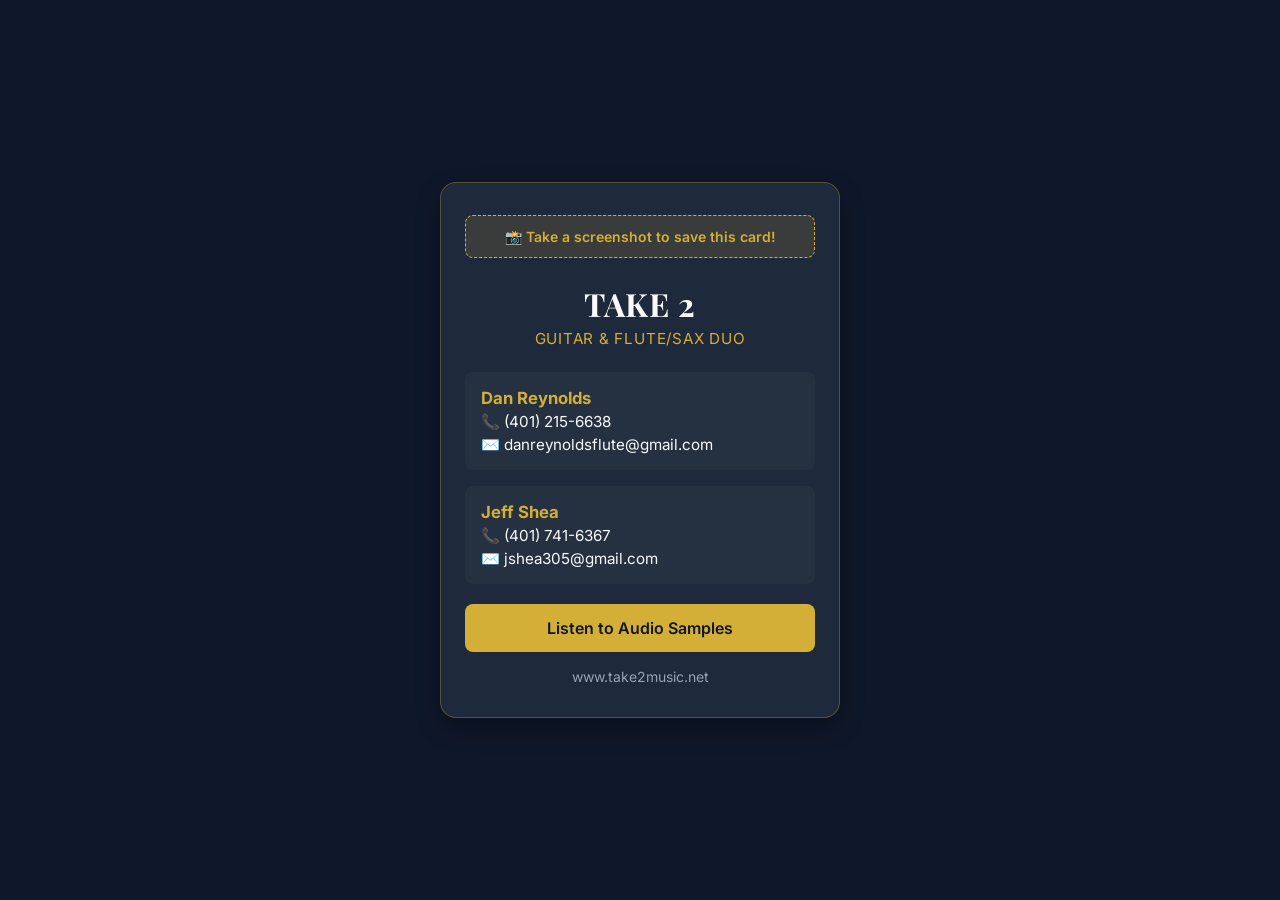
<file: card.html>
<!DOCTYPE html>
<html lang="en">
<head>
    <meta charset="UTF-8">
    <meta name="viewport" content="width=device-width, initial-scale=1.0">
    <title>Take 2 Duo - Digital Contact Card</title>
    <link href="https://fonts.googleapis.com/css2?family=Playfair+Display:wght@600&family=Inter:wght@400;600&display=swap" rel="stylesheet">
    <style>
        :root {
            --bg-color: #0f172a;
            --card-bg: #1e293b;
            --accent-gold: #d4af37;
            --text-light: #f8fafc;
            --text-muted: #94a3b8;
        }

        * { margin: 0; padding: 0; box-sizing: border-box; }
        body {
            font-family: 'Inter', sans-serif;
            background-color: var(--bg-color);
            color: var(--text-light);
            display: flex;
            justify-content: center;
            align-items: center;
            min-height: 100vh;
            padding: 1.5rem;
        }

        .digital-card {
            background-color: var(--card-bg);
            border: 1px solid rgba(212, 175, 55, 0.3);
            border-radius: 16px;
            padding: 2rem 1.5rem;
            max-width: 400px;
            width: 100%;
            text-align: center;
            box-shadow: 0 10px 25px rgba(0,0,0,0.3);
        }

        .screenshot-banner {
            background-color: rgba(212, 175, 55, 0.15);
            border: 1px dashed var(--accent-gold);
            color: var(--accent-gold);
            padding: 0.75rem;
            border-radius: 8px;
            font-size: 0.875rem;
            font-weight: 600;
            margin-bottom: 1.5rem;
            display: flex;
            align-items: center;
            justify-content: center;
            gap: 0.5rem;
        }

        h1 {
            font-family: 'Playfair Display', serif;
            font-size: 2rem;
            letter-spacing: 1px;
            margin-bottom: 0.25rem;
        }

        .subtitle {
            color: var(--accent-gold);
            font-size: 0.95rem;
            text-transform: uppercase;
            letter-spacing: 0.05em;
            margin-bottom: 1.5rem;
        }

        .contact-block {
            background-color: rgba(255, 255, 255, 0.03);
            border-radius: 8px;
            padding: 1rem;
            margin-bottom: 1rem;
            text-align: left;
        }

        .contact-block strong {
            display: block;
            color: var(--accent-gold);
            font-size: 1.05rem;
            margin-bottom: 0.25rem;
        }

        .contact-block a {
            color: var(--text-light);
            text-decoration: none;
            display: block;
            font-size: 0.95rem;
            margin-top: 0.25rem;
        }

        .action-btn {
            display: block;
            width: 100%;
            background-color: var(--accent-gold);
            color: #0f172a;
            font-weight: 600;
            padding: 0.85rem;
            border-radius: 8px;
            text-decoration: none;
            margin-top: 1.25rem;
            transition: opacity 0.2s;
        }

        .website-link {
            display: block;
            margin-top: 1rem;
            color: var(--text-muted);
            text-decoration: none;
            font-size: 0.875rem;
        }
    </style>
</head>
<body>

    <div class="digital-card">
        <!-- Screenshot Prompt -->
        <div class="screenshot-banner">
            <span>📸 Take a screenshot to save this card!</span>
        </div>

        <h1>TAKE 2</h1>
        <p class="subtitle">Guitar & Flute/Sax Duo</p>

        <!-- Dan Reynolds -->
        <div class="contact-block">
            <strong>Dan Reynolds</strong>
            <a href="tel:4012156638">📞 (401) 215-6638</a>
            <a href="mailto:danreynoldsflute@gmail.com">✉️ danreynoldsflute@gmail.com</a>
        </div>

        <!-- Jeff Shea -->
        <div class="contact-block">
            <strong>Jeff Shea</strong>
            <a href="tel:4017416367">📞 (401) 741-6367</a>
            <a href="mailto:jshea305@gmail.com">✉️ jshea305@gmail.com</a>
        </div>

        <!-- Direct Actions -->
        <a href="samples.html" class="action-btn">Listen to Audio Samples</a>
        <a href="https://take2music.net" class="website-link">www.take2music.net</a>
    </div>

</body>
</html>
</file>
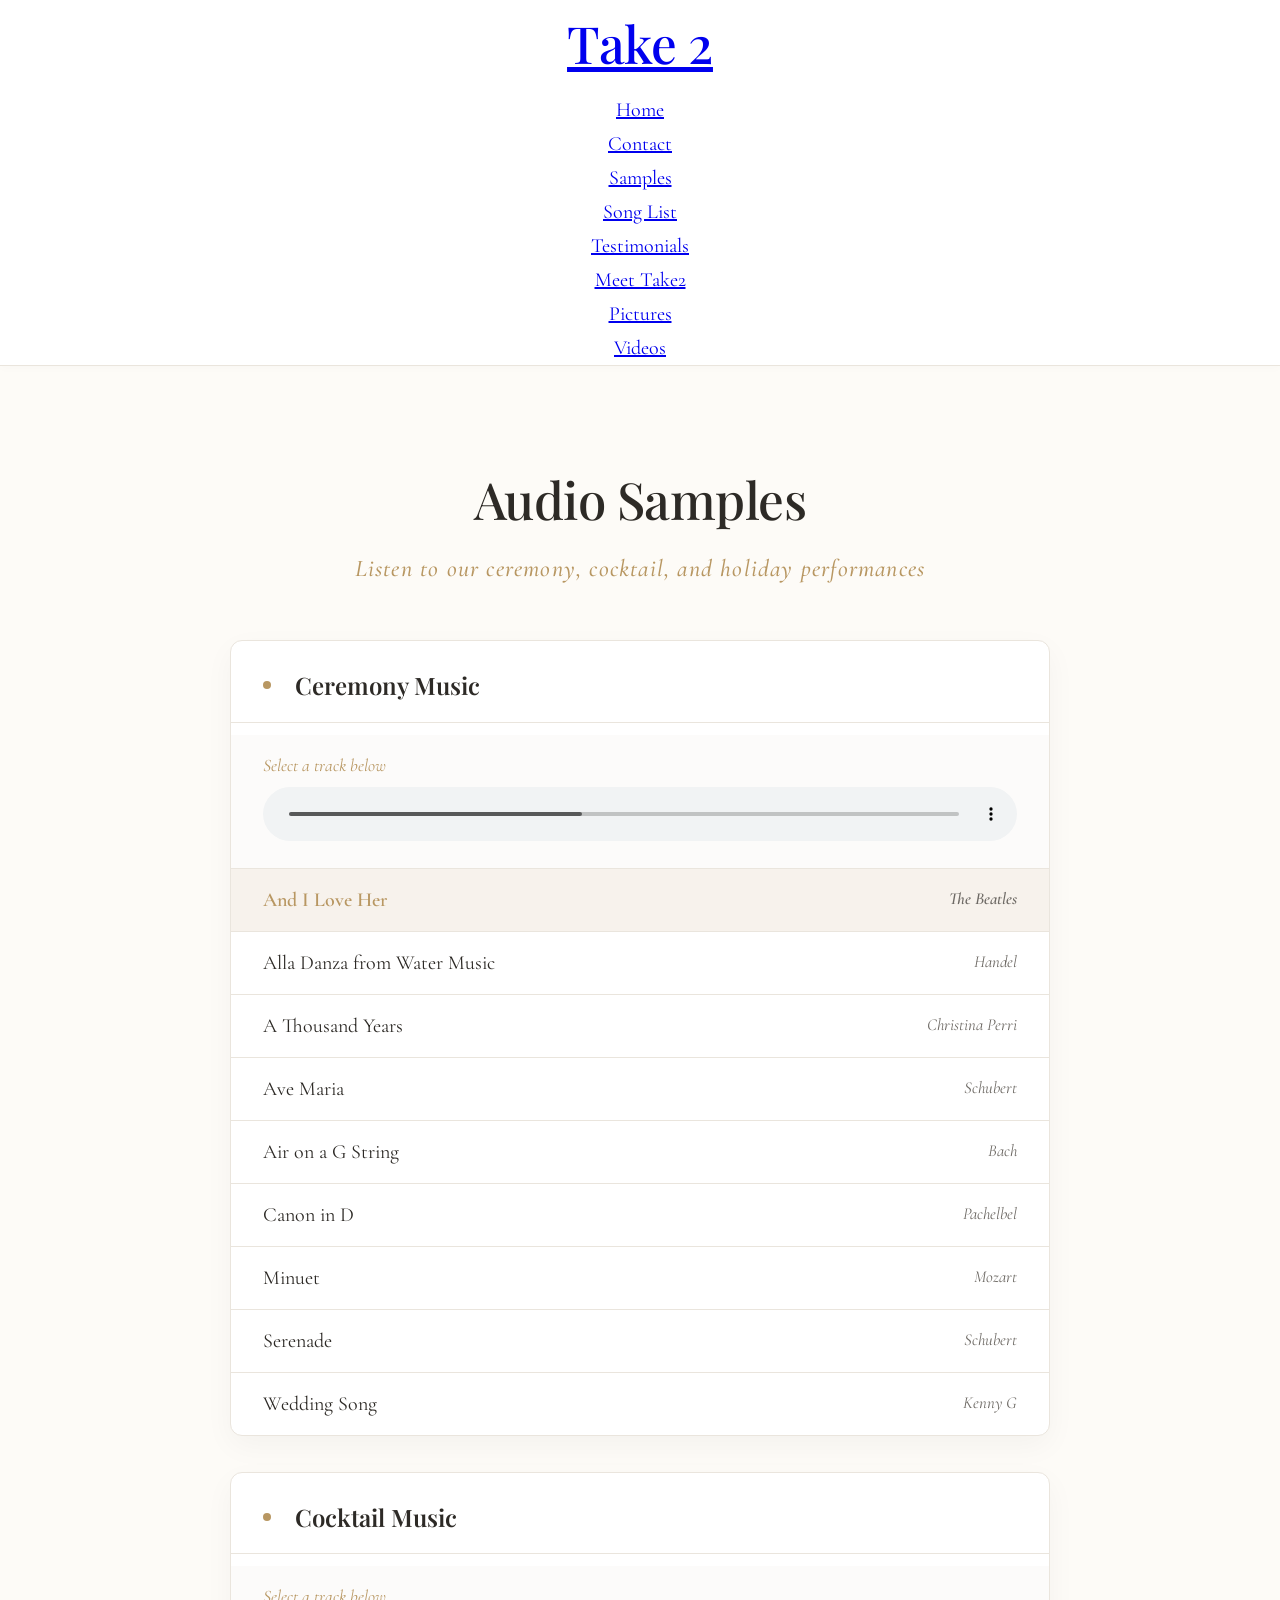
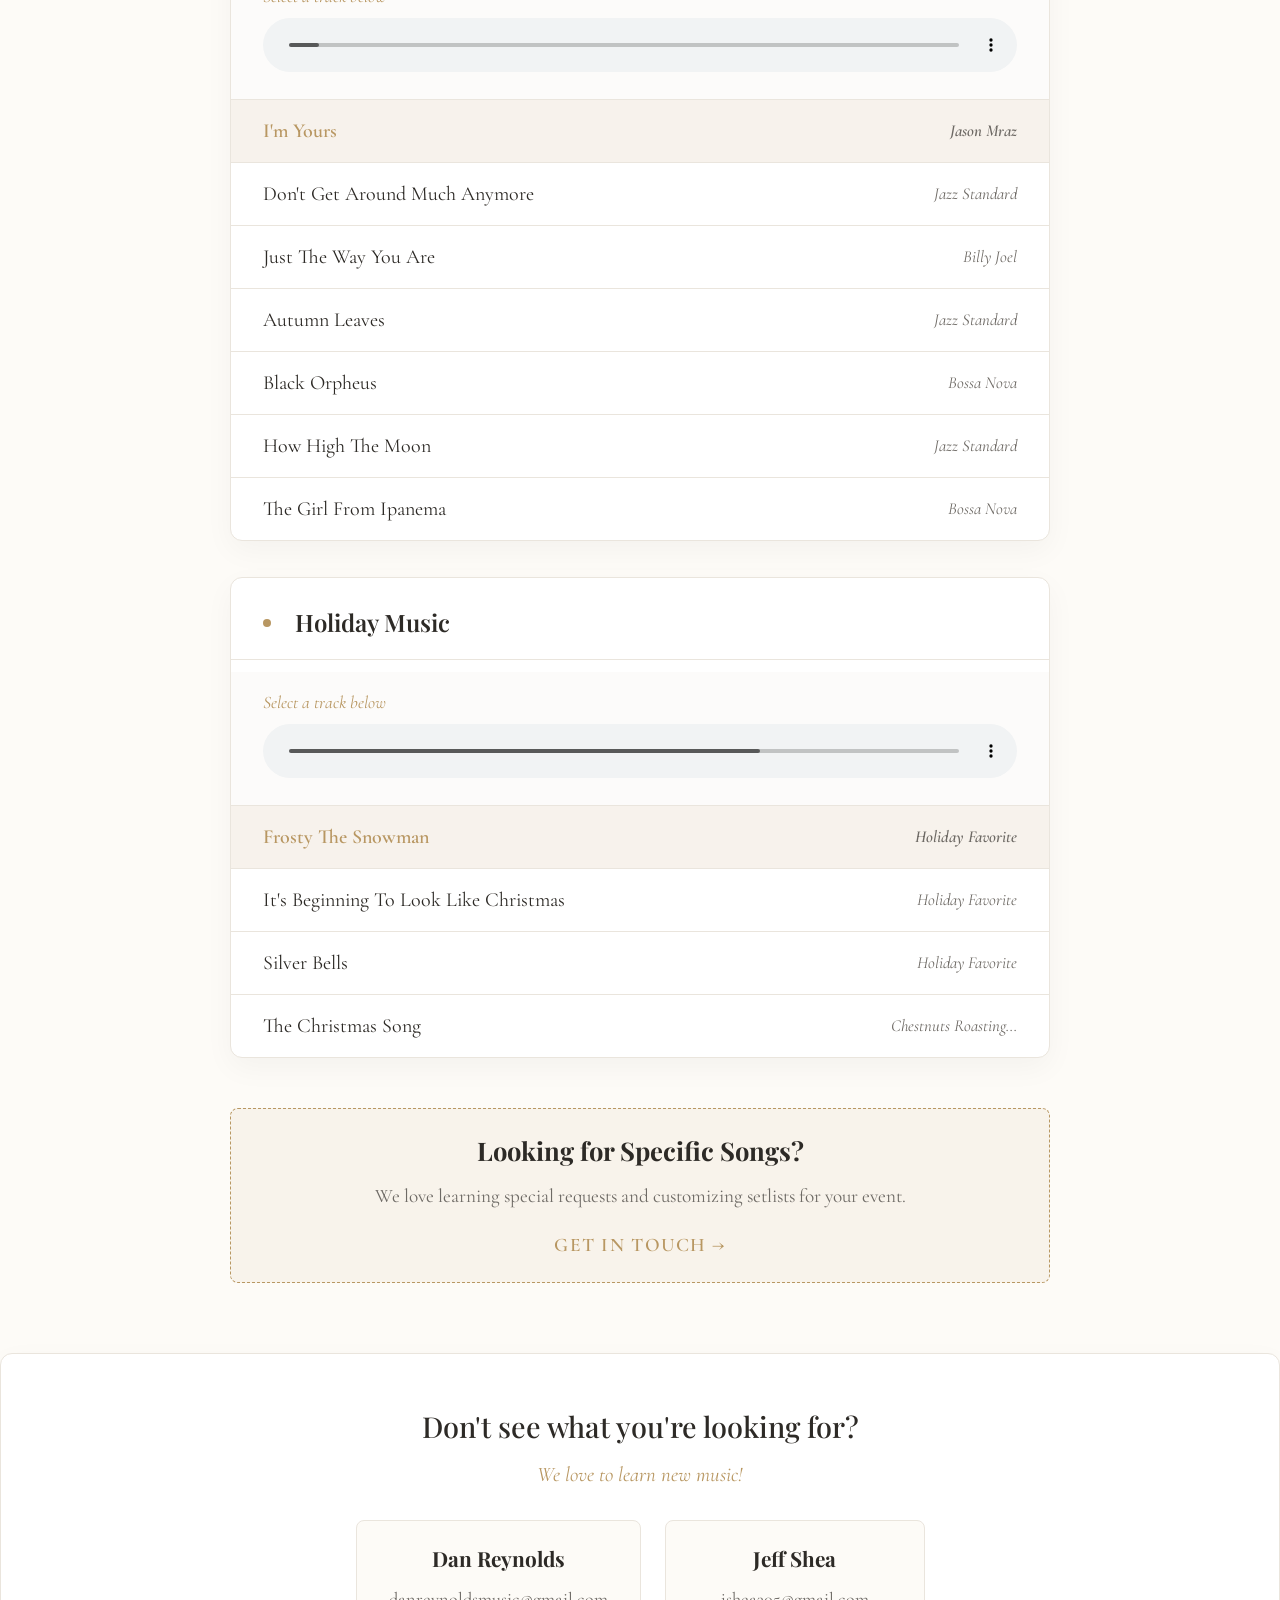
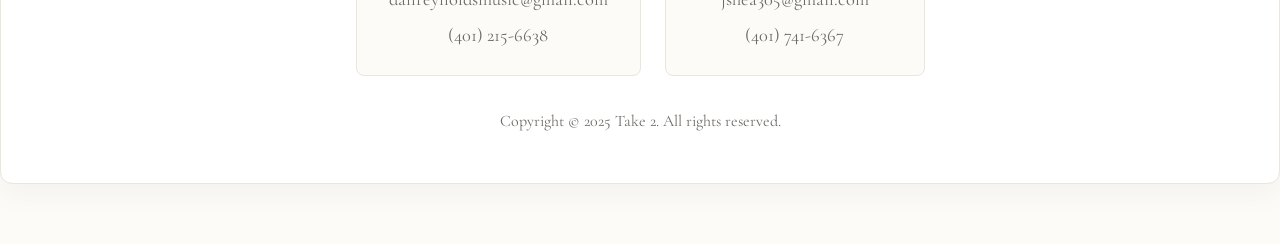
<file: Samples.html>
<!DOCTYPE html>
<html lang="en">
<head>
  <meta charset="UTF-8">
  <meta name="viewport" content="width=device-width, initial-scale=1.0">
  <title>Audio Samples - Take 2</title>

  <!-- Google Fonts -->
  <link rel="preconnect" href="https://fonts.googleapis.com">
  <link rel="preconnect" href="https://fonts.gstatic.com" crossorigin>
  <link href="https://fonts.googleapis.com/css2?family=Cormorant+Garamond:ital,wght@0,400;0,600;1,400;1,600&family=Playfair+Display:ital,wght@0,500;0,600;1,400&display=swap" rel="stylesheet">

  <!-- Font Awesome -->
  <link rel="stylesheet" href="https://cdnjs.cloudflare.com/ajax/libs/font-awesome/6.0.0/css/all.min.css">

  <!-- Stylesheet -->
  <link rel="stylesheet" href="css/style.css">
</head>
<body>

  <!-- Site Header -->
  <header class="site-header">
    <div class="header-container">
      <div class="site-logo">
        <h1><a href="index.html">Take 2</a></h1>
      </div>

      <button class="mobile-menu-toggle" aria-label="Toggle navigation menu">
        <i class="fas fa-bars"></i>
      </button>

      <nav class="main-nav">
        <ul>
          <li><a href="index.html">Home</a></li>
          <li><a href="contact.html">Contact</a></li>
          <li><a href="samples.html" class="active">Samples</a></li>
          <li><a href="song-list.html">Song List</a></li>
          <li><a href="testimonials.html">Testimonials</a></li>
          <li><a href="meet-take2.html">Meet Take2</a></li>
          <li><a href="pictures.html">Pictures</a></li>
          <li><a href="videos.html">Videos</a></li>
        </ul>
      </nav>
    </div>
  </header>

  <!-- Main Content -->
  <main>
    <div class="container">
      
      <header>
        <h1>Audio Samples</h1>
        <h2>Listen to our ceremony, cocktail, and holiday performances</h2>
      </header>

      <section class="samples-section">

        <!-- Ceremony Music -->
        <div class="ensemble-card playlist-card">
          <h3 class="playlist-header">Ceremony Music</h3>
          
          <div class="sticky-player">
            <span class="now-playing-label">Select a track below</span>
            <audio id="player-ceremony" controls style="width: 100%;">
              <source src="media/and_i_love_her-the_beatles.mp3" type="audio/mpeg">
            </audio>
          </div>

          <ul class="tracklist" data-player="player-ceremony">
            <li class="track-item active" data-src="media/and_i_love_her-the_beatles.mp3">
              <span class="track-title">And I Love Her</span>
              <span class="track-artist">The Beatles</span>
            </li>
            <li class="track-item" data-src="media/alla_danza_from_water_music-handel.mp3">
              <span class="track-title">Alla Danza from Water Music</span>
              <span class="track-artist">Handel</span>
            </li>
            <li class="track-item" data-src="media/a_thousand_years-christina_perry.mp3">
              <span class="track-title">A Thousand Years</span>
              <span class="track-artist">Christina Perri</span>
            </li>
            <li class="track-item" data-src="media/ave_maria-schubert.mp3">
              <span class="track-title">Ave Maria</span>
              <span class="track-artist">Schubert</span>
            </li>
            <li class="track-item" data-src="media/air_on_a_g_string_bach.mp3">
              <span class="track-title">Air on a G String</span>
              <span class="track-artist">Bach</span>
            </li>
            <li class="track-item" data-src="media/canon_in_d_pachelbel.mp3">
              <span class="track-title">Canon in D</span>
              <span class="track-artist">Pachelbel</span>
            </li>
            <li class="track-item" data-src="media/minuet-mozart.mp3">
              <span class="track-title">Minuet</span>
              <span class="track-artist">Mozart</span>
            </li>
            <li class="track-item" data-src="media/serenade-schubert.mp3">
              <span class="track-title">Serenade</span>
              <span class="track-artist">Schubert</span>
            </li>
            <li class="track-item" data-src="media/wedding_song-kenny_g.mp3">
              <span class="track-title">Wedding Song</span>
              <span class="track-artist">Kenny G</span>
            </li>
          </ul>
        </div>

        <!-- Cocktail Music -->
        <div class="ensemble-card playlist-card">
          <h3 class="playlist-header">Cocktail Music</h3>
          
          <div class="sticky-player">
            <span class="now-playing-label">Select a track below</span>
            <audio id="player-cocktail" controls style="width: 100%;">
              <source src="media/im_yours-jason_mraz.mp3" type="audio/mpeg">
            </audio>
          </div>

          <ul class="tracklist" data-player="player-cocktail">
            <li class="track-item active" data-src="media/im_yours-jason_mraz.mp3">
              <span class="track-title">I'm Yours</span>
              <span class="track-artist">Jason Mraz</span>
            </li>
            <li class="track-item" data-src="media/dont_get_around_much_anymore.mp3">
              <span class="track-title">Don't Get Around Much Anymore</span>
              <span class="track-artist">Jazz Standard</span>
            </li>
            <li class="track-item" data-src="media/just_the_way_you_are.mp3">
              <span class="track-title">Just The Way You Are</span>
              <span class="track-artist">Billy Joel</span>
            </li>
            <li class="track-item" data-src="media/autumn_leaves.mp3">
              <span class="track-title">Autumn Leaves</span>
              <span class="track-artist">Jazz Standard</span>
            </li>
            <li class="track-item" data-src="media/black_orpheus.mp3">
              <span class="track-title">Black Orpheus</span>
              <span class="track-artist">Bossa Nova</span>
            </li>
            <li class="track-item" data-src="media/how_high_the_moon.mp3">
              <span class="track-title">How High The Moon</span>
              <span class="track-artist">Jazz Standard</span>
            </li>
            <li class="track-item" data-src="media/the_girl_from_ipanema.mp3">
              <span class="track-title">The Girl From Ipanema</span>
              <span class="track-artist">Bossa Nova</span>
            </li>
          </ul>
        </div>

        <!-- Holiday Music -->
        <div class="ensemble-card playlist-card">
          <h3 class="playlist-header">Holiday Music</h3>
          
          <div class="sticky-player">
            <span class="now-playing-label">Select a track below</span>
            <audio id="player-holiday" controls style="width: 100%;">
              <source src="media/frosty_the_snowman.mp3" type="audio/mpeg">
            </audio>
          </div>

          <ul class="tracklist" data-player="player-holiday">
            <li class="track-item active" data-src="media/frosty_the_snowman.mp3">
              <span class="track-title">Frosty The Snowman</span>
              <span class="track-artist">Holiday Favorite</span>
            </li>
            <li class="track-item" data-src="media/its_beginning_to_look_like_christmas.mp3">
              <span class="track-title">It's Beginning To Look Like Christmas</span>
              <span class="track-artist">Holiday Favorite</span>
            </li>
            <li class="track-item" data-src="media/silver_bells.mp3">
              <span class="track-title">Silver Bells</span>
              <span class="track-artist">Holiday Favorite</span>
            </li>
            <li class="track-item" data-src="media/the_christmas_song__chestnuts_roasting_on_an_open_fire_.mp3">
              <span class="track-title">The Christmas Song</span>
              <span class="track-artist">Chestnuts Roasting...</span>
            </li>
          </ul>
        </div>

        <!-- Call to Action -->
        <div class="service-area" style="text-align: center; margin-top: 50px;">
          <h3 style="font-family: 'Playfair Display', serif; font-size: 1.6rem; color: var(--text-main); margin-bottom: 8px;">Looking for Specific Songs?</h3>
          <p style="color: var(--text-muted); font-size: 1.2rem; margin-bottom: 16px;">We love learning special requests and customizing setlists for your event.</p>
          <a href="contact.html" style="color: var(--accent-gold); text-decoration: none; font-weight: 600; text-transform: uppercase; letter-spacing: 0.08em;">Get in Touch &rarr;</a>
        </div>

      </section>
    </div>
  </main>

  <!-- Global Footer -->
  <footer class="site-footer">
    <div class="footer-container">
      <h2>Don't see what you're looking for?</h2>
      <p class="footer-tagline">We love to learn new music!</p>

      <div class="contact-card-container">
        <div class="contact-card">
          <strong>Dan Reynolds</strong>
          <p><a href="mailto:danreynoldsmusic@gmail.com">danreynoldsmusic@gmail.com</a></p>
          <p><a href="tel:4012156638">(401) 215-6638</a></p>
        </div>

        <div class="contact-card">
          <strong>Jeff Shea</strong>
          <p><a href="mailto:jshea305@gmail.com">jshea305@gmail.com</a></p>
          <p><a href="tel:4017416367">(401) 741-6367</a></p>
        </div>
      </div>

      <p class="copyright">Copyright &copy; 2025 Take 2. All rights reserved.</p>
    </div>
  </footer>

  <!-- Mobile Menu Script -->
  <script>
    const menuToggle = document.querySelector('.mobile-menu-toggle');
    const mainNav = document.querySelector('.main-nav');

    if (menuToggle) {
      menuToggle.addEventListener('click', () => {
        mainNav.classList.toggle('active');
        const icon = menuToggle.querySelector('i');
        if (icon) {
          icon.classList.toggle('fa-bars');
          icon.classList.toggle('fa-times');
        }
      });
    }
  </script>

  <!-- Player Script -->
  <script>
    document.querySelectorAll('.tracklist').forEach(list => {
      const playerID = list.getAttribute('data-player');
      const player = document.getElementById(playerID);
      const label = list.previousElementSibling.querySelector('.now-playing-label');

      list.querySelectorAll('.track-item').forEach(track => {
        track.addEventListener('click', () => {
          list.querySelectorAll('.track-item').forEach(t => t.classList.remove('active'));
          track.classList.add('active');

          const src = track.getAttribute('data-src');
          const songName = track.querySelector('.track-title').textContent.trim();
          
          player.src = src;
          label.textContent = "Now Playing: " + songName;
          player.play();
        });
      });
    });
  </script>

</body>
</html>
</file>
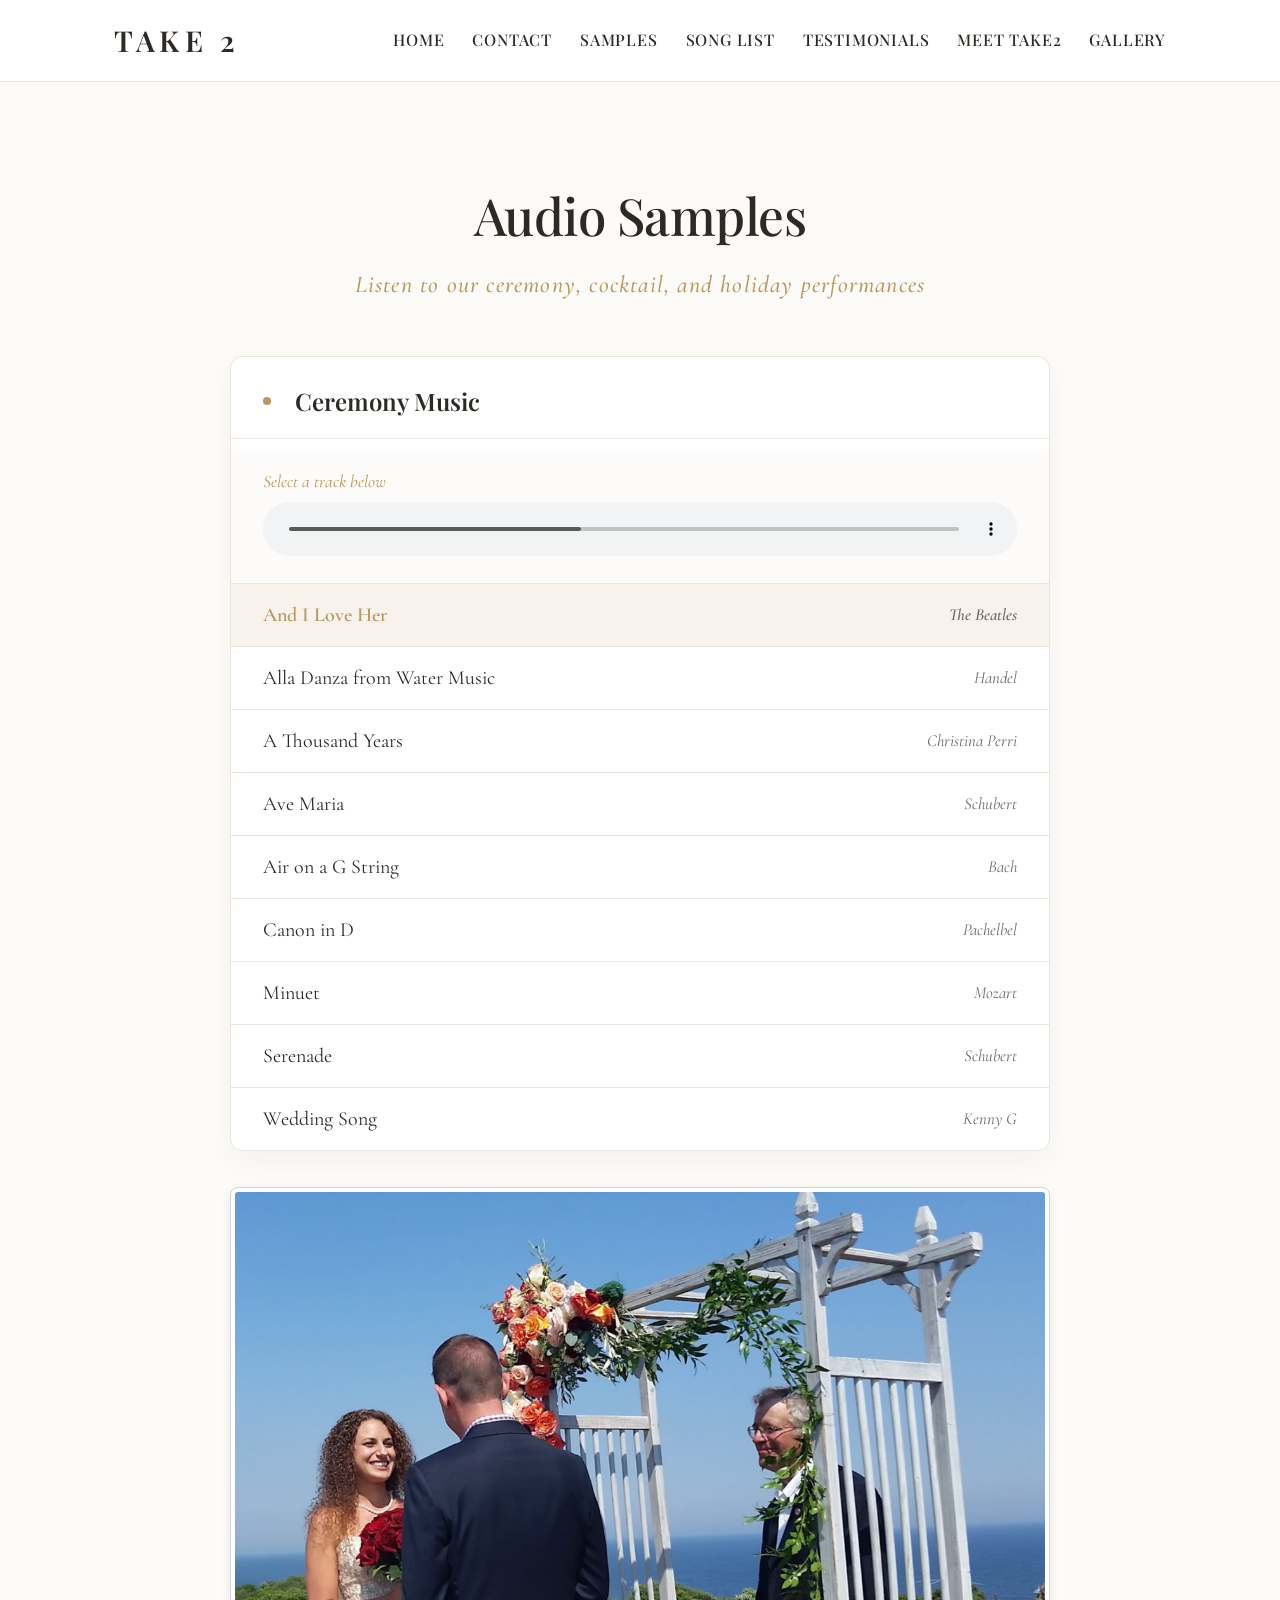
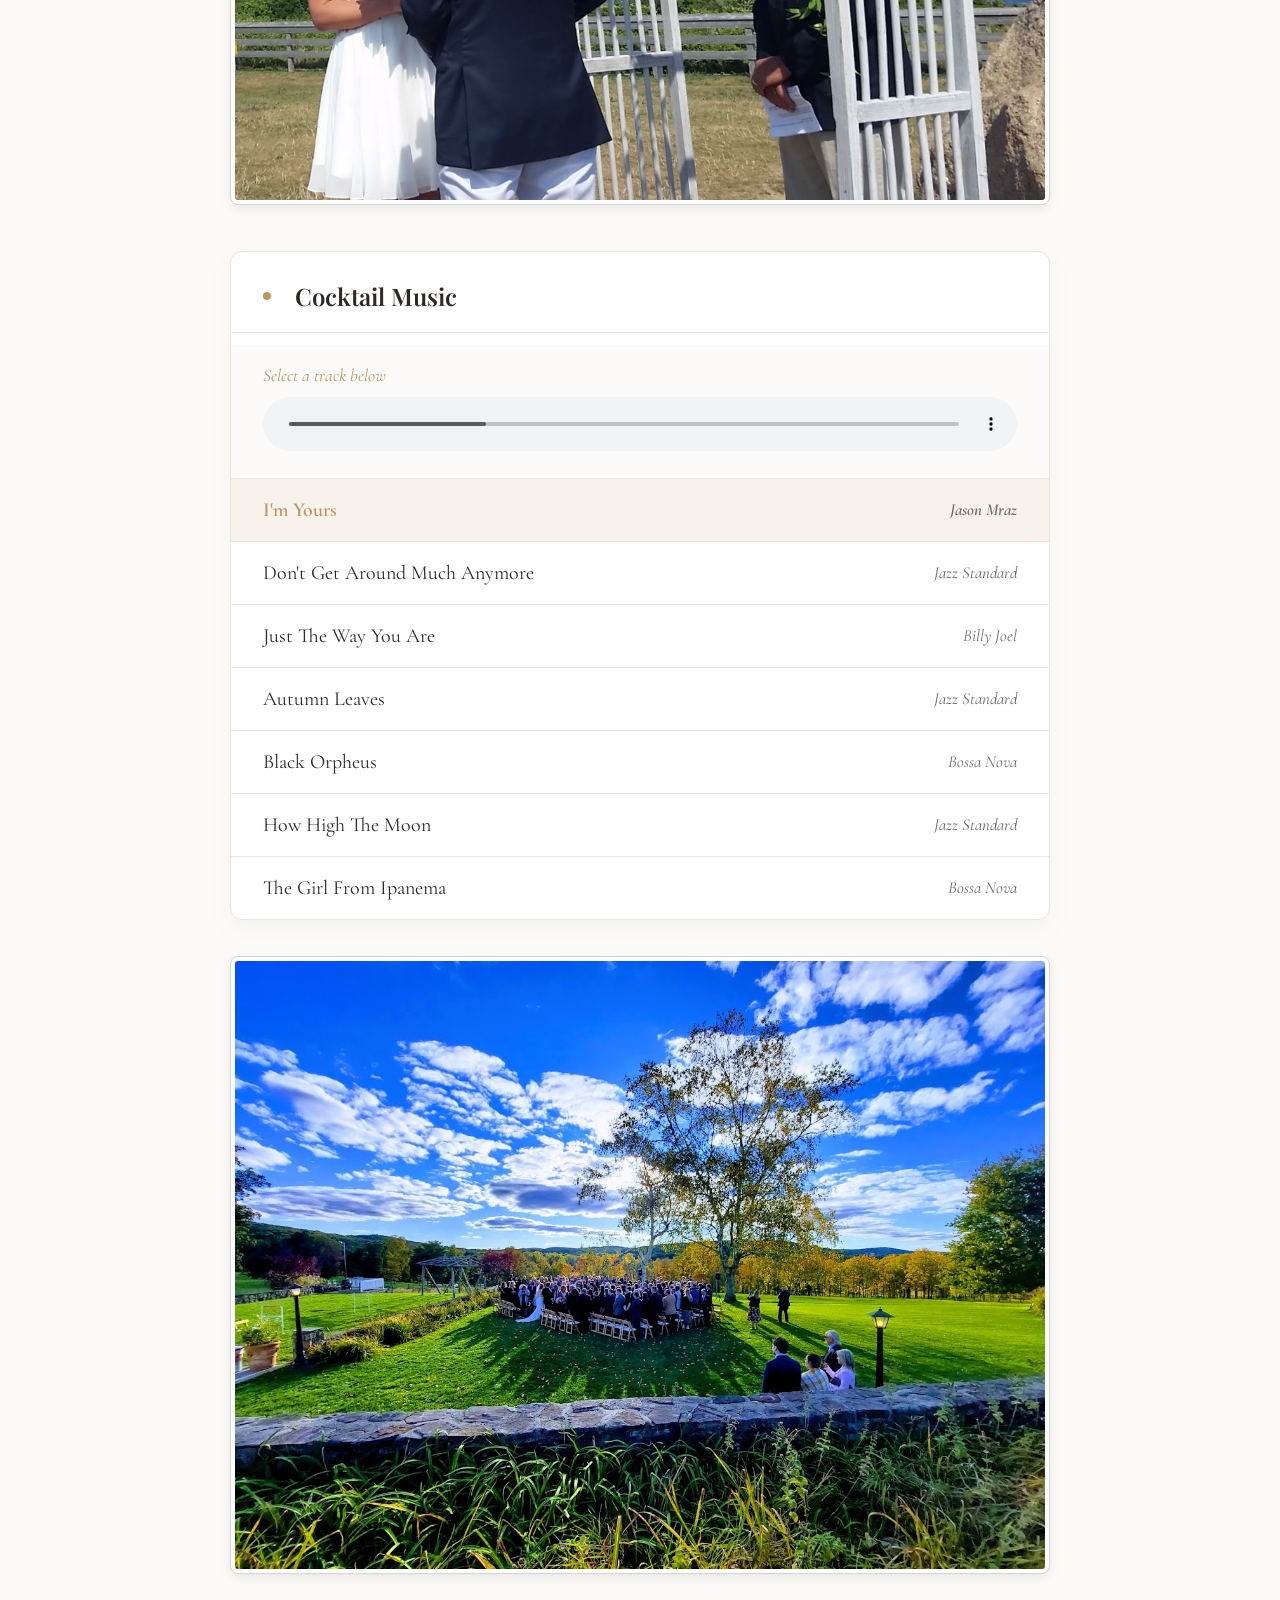
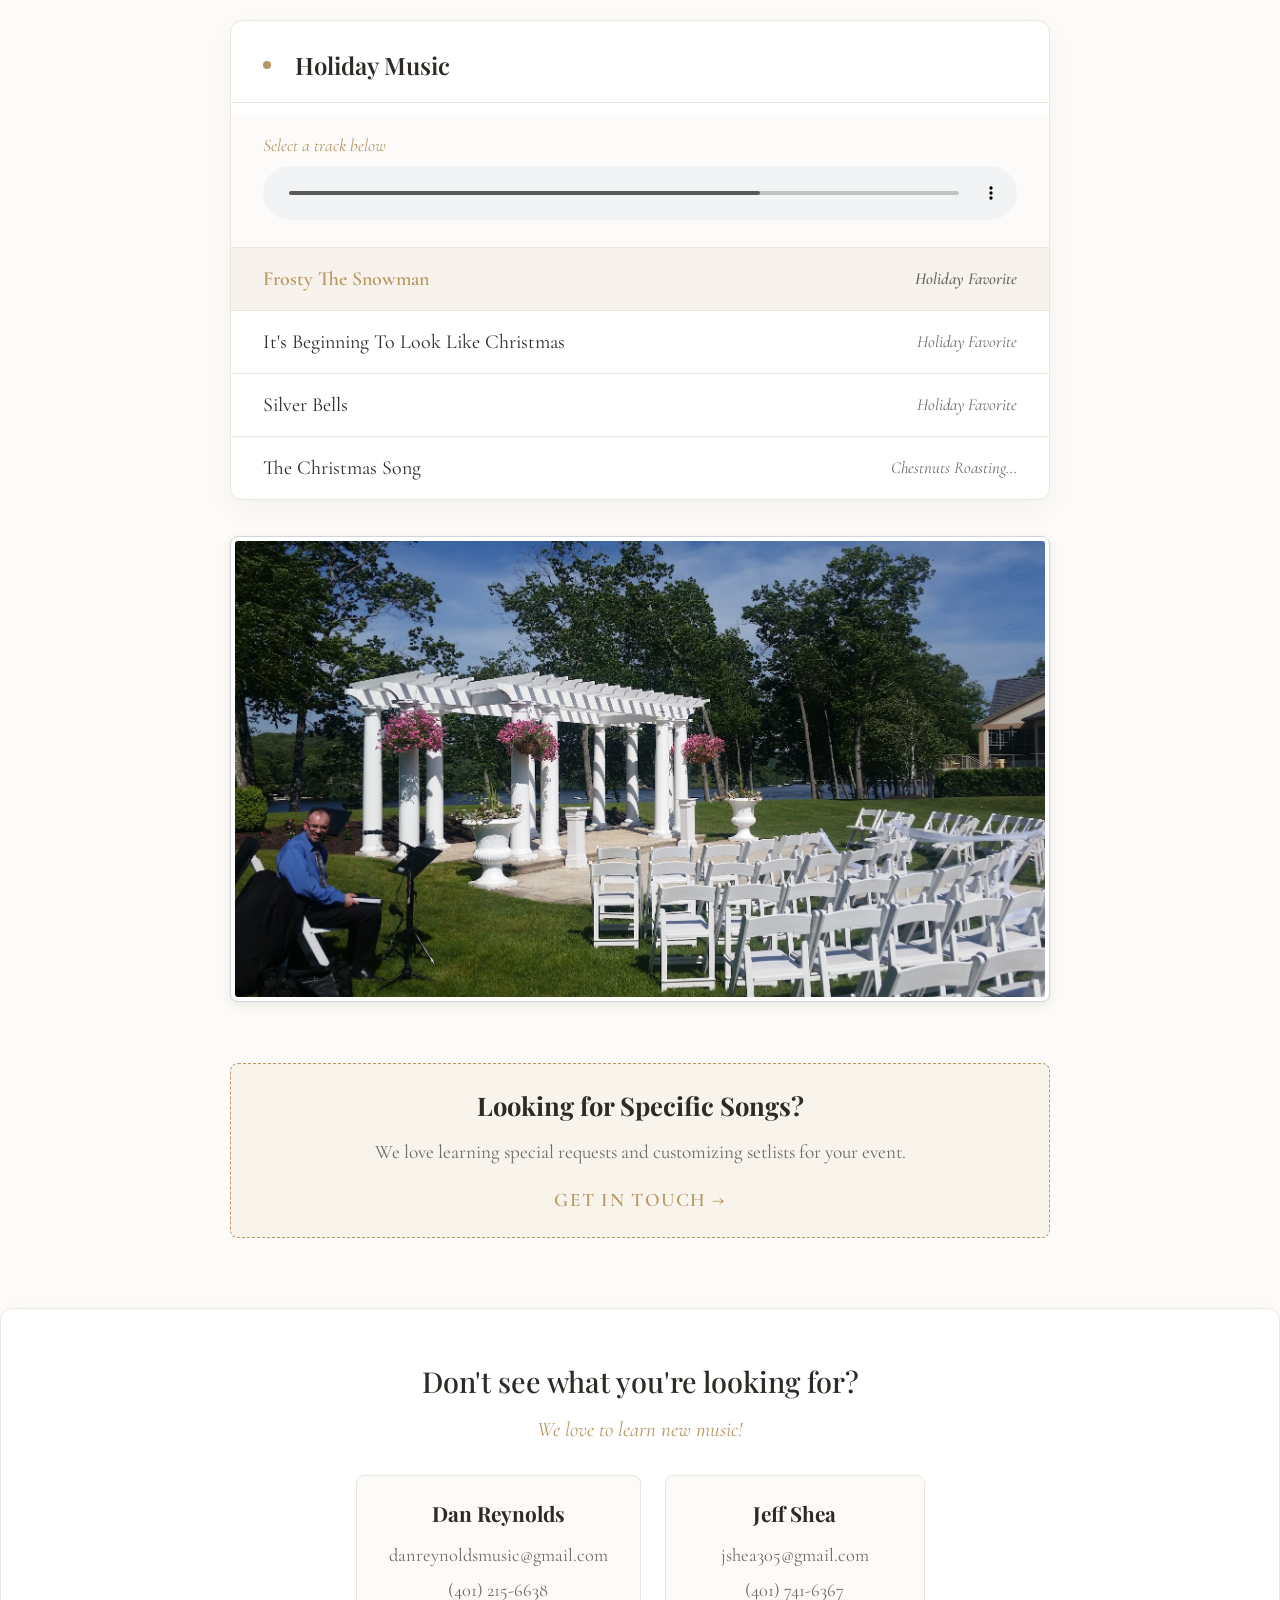
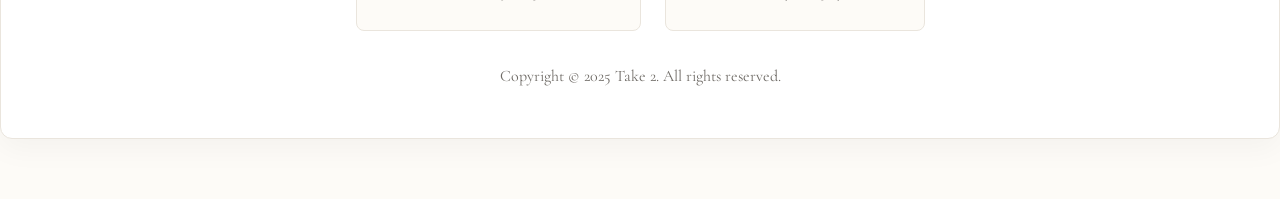
<file: samples.html>
<!DOCTYPE html>
<html lang="en">
<head>
  <meta charset="UTF-8">
  <meta name="viewport" content="width=device-width, initial-scale=1.0">
  <title>Audio Samples - Take 2</title>

  <!-- Google Fonts -->
  <link rel="preconnect" href="https://fonts.googleapis.com">
  <link rel="preconnect" href="https://fonts.gstatic.com" crossorigin>
  <link href="https://fonts.googleapis.com/css2?family=Cormorant+Garamond:ital,wght@0,400;0,600;1,400;1,600&family=Playfair+Display:ital,wght@0,500;0,600;1,400&display=swap" rel="stylesheet">

  <!-- Font Awesome -->
  <link rel="stylesheet" href="https://cdnjs.cloudflare.com/ajax/libs/font-awesome/6.0.0/css/all.min.css">

  <!-- Stylesheet -->
  <link rel="stylesheet" href="css/style.css">
</head>
<body>

  <!-- Site Header -->
    <header class="site-header">
    <nav class="nav-container">
      <div class="nav-logo">
        <a href="index.html">TAKE 2</a>
      </div>

      <button
        class="mobile-menu-toggle"
        type="button"
        aria-label="Toggle navigation menu"
        aria-expanded="false"
      >
        <i class="fas fa-bars"></i>
      </button>

      <ul class="nav-links">
        <li><a href="index.html">Home</a></li>
        <li><a href="contact.html">Contact</a></li>
        <li><a href="samples.html">Samples</a></li>
        <li><a href="song-list.html">Song List</a></li>
        <li><a href="testimonials.html">Testimonials</a></li>
        <li><a href="meet-take2.html">Meet Take2</a></li>
        <li><a href="gallery.html">Gallery</a></li>
      </ul>
    </nav>
  </header>
  <!-- Main Content -->
  <main>
    <div class="container">
      
      <header>
        <h1>Audio Samples</h1>
        <h2>Listen to our ceremony, cocktail, and holiday performances</h2>
      </header>

      <section class="samples-section">

        <!-- Ceremony Music -->
        <div class="ensemble-card playlist-card">
          <h3 class="playlist-header">Ceremony Music</h3>
          
          <div class="sticky-player">
            <span class="now-playing-label">Select a track below</span>
            <audio id="player-ceremony" controls style="width: 100%;">
              <source src="media/and_i_love_her-the_beatles.mp3" type="audio/mpeg">
            </audio>
          </div>

          <ul class="tracklist" data-player="player-ceremony">
            <li class="track-item active" data-src="media/and_i_love_her-the_beatles.mp3">
              <span class="track-title">And I Love Her</span>
              <span class="track-artist">The Beatles</span>
            </li>
            <li class="track-item" data-src="media/alla_danza_from_water_music-handel.mp3">
              <span class="track-title">Alla Danza from Water Music</span>
              <span class="track-artist">Handel</span>
            </li>
            <li class="track-item" data-src="media/a_thousand_years-christina_perry.mp3">
              <span class="track-title">A Thousand Years</span>
              <span class="track-artist">Christina Perri</span>
            </li>
            <li class="track-item" data-src="media/ave_maria-schubert.mp3">
              <span class="track-title">Ave Maria</span>
              <span class="track-artist">Schubert</span>
            </li>
            <li class="track-item" data-src="media/air_on_a_g_string_bach.mp3">
              <span class="track-title">Air on a G String</span>
              <span class="track-artist">Bach</span>
            </li>
            <li class="track-item" data-src="media/canon_in_d_pachelbel.mp3">
              <span class="track-title">Canon in D</span>
              <span class="track-artist">Pachelbel</span>
            </li>
            <li class="track-item" data-src="media/minuet-mozart.mp3">
              <span class="track-title">Minuet</span>
              <span class="track-artist">Mozart</span>
            </li>
            <li class="track-item" data-src="media/serenade-schubert.mp3">
              <span class="track-title">Serenade</span>
              <span class="track-artist">Schubert</span>
            </li>
            <li class="track-item" data-src="media/wedding_song-kenny_g.mp3">
              <span class="track-title">Wedding Song</span>
              <span class="track-artist">Kenny G</span>
            </li>
          </ul>
        </div> <!-- End of Ceremony Music container -->

       <!-- Photo Between Ceremony and Cocktail -->
<div style="text-align: center; margin: 35px 0;">
  <img src="media/wedding-7.jpg" alt="Take 2 Duo Live Performance" style="max-width: 100%; height: auto; border-radius: 8px; border: 1px solid #d1d5db; box-shadow: 0 4px 12px rgba(0,0,0,0.08); padding: 4px; background-color: #ffffff;">
</div>

        <!-- Cocktail Music -->
        <div class="ensemble-card playlist-card">
          <h3 class="playlist-header">Cocktail Music</h3>
          
          <div class="sticky-player">
            <span class="now-playing-label">Select a track below</span>
            <audio id="player-cocktail" controls style="width: 100%;">
              <source src="media/im_yours-jason_mraz.mp3" type="audio/mpeg">
            </audio>
          </div>

          <ul class="tracklist" data-player="player-cocktail">
            <li class="track-item active" data-src="media/im_yours-jason_mraz.mp3">
              <span class="track-title">I'm Yours</span>
              <span class="track-artist">Jason Mraz</span>
            </li>
            <li class="track-item" data-src="media/dont_get_around_much_anymore.mp3">
              <span class="track-title">Don't Get Around Much Anymore</span>
              <span class="track-artist">Jazz Standard</span>
            </li>
            <li class="track-item" data-src="media/just_the_way_you_are.mp3">
              <span class="track-title">Just The Way You Are</span>
              <span class="track-artist">Billy Joel</span>
            </li>
            <li class="track-item" data-src="media/autumn_leaves.mp3">
              <span class="track-title">Autumn Leaves</span>
              <span class="track-artist">Jazz Standard</span>
            </li>
            <li class="track-item" data-src="media/black_orpheus.mp3">
              <span class="track-title">Black Orpheus</span>
              <span class="track-artist">Bossa Nova</span>
            </li>
            <li class="track-item" data-src="media/how_high_the_moon.mp3">
              <span class="track-title">How High The Moon</span>
              <span class="track-artist">Jazz Standard</span>
            </li>
            <li class="track-item" data-src="media/the_girl_from_ipanema.mp3">
              <span class="track-title">The Girl From Ipanema</span>
              <span class="track-artist">Bossa Nova</span>
            </li>
          </ul>
        </div> <!-- End of Cocktail Music container -->

       <!-- Photo Between Cocktail and Holiday -->
<div style="text-align: center; margin: 35px 0;">
  <img src="media/wedding-NY1.jpg" alt="Take 2 Duo Performance" style="max-width: 100%; height: auto; border-radius: 8px; border: 1px solid #d1d5db; box-shadow: 0 4px 12px rgba(0,0,0,0.08); padding: 4px; background-color: #ffffff;">
</div>

        <!-- Holiday Music -->
        <div class="ensemble-card playlist-card">
          <h3 class="playlist-header">Holiday Music</h3>
          
          <div class="sticky-player">
            <span class="now-playing-label">Select a track below</span>
            <audio id="player-holiday" controls style="width: 100%;">
              <source src="media/frosty_the_snowman.mp3" type="audio/mpeg">
            </audio>
          </div>

          <ul class="tracklist" data-player="player-holiday">
            <li class="track-item active" data-src="media/frosty_the_snowman.mp3">
              <span class="track-title">Frosty The Snowman</span>
              <span class="track-artist">Holiday Favorite</span>
            </li>
            <li class="track-item" data-src="media/its_beginning_to_look_like_christmas.mp3">
              <span class="track-title">It's Beginning To Look Like Christmas</span>
              <span class="track-artist">Holiday Favorite</span>
            </li>
            <li class="track-item" data-src="media/silver_bells.mp3">
              <span class="track-title">Silver Bells</span>
              <span class="track-artist">Holiday Favorite</span>
            </li>
            <li class="track-item" data-src="media/the_christmas_song__chestnuts_roasting_on_an_open_fire_.mp3">
              <span class="track-title">The Christmas Song</span>
              <span class="track-artist">Chestnuts Roasting...</span>
            </li>
          </ul>
       </div> <!-- End of Holiday Music container -->
<!-- Photo Between Holiday and Call to Action -->
<div style="text-align: center; margin: 35px 0;">
  <img src="media/wedding-4.jpg" alt="Take 2 Event Performance" style="max-width: 100%; height: auto; border-radius: 8px; border: 1px solid #d1d5db; box-shadow: 0 4px 12px rgba(0,0,0,0.08); padding: 4px; background-color: #ffffff;">
</div>
        <!-- Call to Action -->
        <div class="service-area" style="text-align: center; margin-top: 50px;">
          <h3 style="font-family: 'Playfair Display', serif; font-size: 1.6rem; color: var(--text-main); margin-bottom: 8px;">Looking for Specific Songs?</h3>
          <p style="color: var(--text-muted); font-size: 1.2rem; margin-bottom: 16px;">We love learning special requests and customizing setlists for your event.</p>
          <a href="contact.html" style="color: var(--accent-gold); text-decoration: none; font-weight: 600; text-transform: uppercase; letter-spacing: 0.08em;">Get in Touch &rarr;</a>
        </div>

      </section>
    </div>
  </main>

  <!-- Global Footer -->
  <footer class="site-footer">
    <div class="footer-container">
      <h2>Don't see what you're looking for?</h2>
      <p class="footer-tagline">We love to learn new music!</p>

      <div class="contact-card-container">
        <div class="contact-card">
          <strong>Dan Reynolds</strong>
          <p><a href="mailto:danreynoldsmusic@gmail.com">danreynoldsmusic@gmail.com</a></p>
          <p><a href="tel:4012156638">(401) 215-6638</a></p>
        </div>

        <div class="contact-card">
          <strong>Jeff Shea</strong>
          <p><a href="mailto:jshea305@gmail.com">jshea305@gmail.com</a></p>
          <p><a href="tel:4017416367">(401) 741-6367</a></p>
        </div>
      </div>

      <p class="copyright">Copyright &copy; 2025 Take 2. All rights reserved.</p>
    </div>
  </footer>

  <!-- Mobile Menu Script -->
  <script>
    const menuToggle = document.querySelector('.mobile-menu-toggle');
    const mainNav = document.querySelector('.main-nav');

    if (menuToggle) {
      menuToggle.addEventListener('click', () => {
        mainNav.classList.toggle('active');
        const icon = menuToggle.querySelector('i');
        if (icon) {
          icon.classList.toggle('fa-bars');
          icon.classList.toggle('fa-times');
        }
      });
    }
  </script>

  <!-- Player Script -->
 <script src="js/menu.js"></script>

</body>
</html>
</file>
<file: css/style.css>
/* ==========================================================================
   1. CSS Variables & Reset
   ========================================================================== */
:root {
    --bg-color: #fdfbf7;
    --card-bg: #ffffff;
    --text-main: #2d2a26;
    --text-muted: #6e6a65;
    --accent-gold: #b89762;
    --accent-rose: #d8a798;
    --accent-sage: #8a9a86;
    --border-color: #eae5dd;
    --shadow: 0 10px 30px rgba(0, 0, 0, 0.04);
}

* {
    box-sizing: border-box;
    margin: 0;
    padding: 0;
}

body {
    font-family: 'Cormorant Garamond', serif;
    font-size: 1.25rem;
    background-color: var(--bg-color);
    color: var(--text-main);
    line-height: 1.7;
    padding-bottom: 60px;
}

.container {
    max-width: 860px;
    margin: 0 auto;
    padding: 40px 20px 0 20px;
}

/* ==========================================================================
   2. Sticky Global Navigation Bar
   ========================================================================== */
.site-header {
    background-color: #ffffff;
    border-bottom: 1px solid var(--border-color);
    position: sticky;
    top: 0;
    z-index: 1000;
    box-shadow: 0 2px 10px rgba(0, 0, 0, 0.02);
}

.nav-container {
    max-width: 1100px;
    margin: 0 auto;
    padding: 16px 24px;
    display: flex;
    justify-content: space-between;
    align-items: center;
    position: relative;
}

/* Logo Styling */
.nav-logo a {
    font-family: 'Playfair Display', serif;
    font-size: 1.8rem;
    font-weight: 600;
    letter-spacing: 0.18em;
    text-transform: uppercase;
    color: var(--text-main);
    text-decoration: none;
}

/* Desktop Navigation Menu Links */
.nav-links {
    list-style: none;
    display: flex;
    align-items: center;
    gap: 28px;
    margin: 0;
    padding: 0;
}

.nav-links a {
    font-family: 'Playfair Display', serif;
    font-size: 1rem;
    font-weight: 500;
    letter-spacing: 0.05em;
    text-transform: uppercase;
    color: var(--text-main);
    text-decoration: none;
    position: relative;
    padding: 6px 0;
    transition: color 0.25s ease;
}

/* Hover & Active Link Animation */
.nav-links a:hover,
.nav-links a.active {
    color: var(--accent-gold);
}

.nav-links a::after {
    content: '';
    position: absolute;
    width: 0%;
    height: 2px;
    bottom: 0;
    left: 0;
    background-color: var(--accent-gold);
    transition: width 0.25s ease-in-out;
}

.nav-links a:hover::after,
.nav-links a.active::after {
    width: 100%;
}

/* Hide Hamburger Toggle on Desktop */
.mobile-menu-toggle {
    display: none;
    background: transparent;
    border: none;
    font-size: 1.8rem;
    color: var(--text-main);
    cursor: pointer;
    padding: 8px;
}

/* ==========================================================================
   3. Page Titles & Headers
   ========================================================================== */
.page-header, header {
    text-align: center;
    margin-bottom: 50px;
}

header h1, .page-header h1 {
    font-family: 'Playfair Display', serif;
    font-size: 3.2rem;
    font-weight: 500;
    letter-spacing: -0.01em;
    color: var(--text-main);
    margin-bottom: 6px;
}

header h2, .page-header h2 {
    font-family: 'Cormorant Garamond', serif;
    font-size: 1.5rem;
    font-weight: 500;
    font-style: italic;
    color: var(--accent-gold);
    letter-spacing: 0.05em;
}

/* ==========================================================================
   4. Hero & Ensemble Cards
   ========================================================================== */
.hero-section {
    background-color: var(--card-bg);
    border: 1px solid var(--border-color);
    border-radius: 12px;
    padding: 36px;
    margin-bottom: 50px;
    box-shadow: var(--shadow);
    text-align: center;
}

.hero-img {
    width: 100%;
    max-width: 720px;
    height: auto;
    border-radius: 8px;
    margin-bottom: 24px;
}

.hero-text {
    color: var(--text-main);
    font-size: 1.3rem;
    max-width: 720px;
    margin: 0 auto;
}

.section-title {
    font-family: 'Playfair Display', serif;
    font-size: 2rem;
    text-align: center;
    color: var(--text-main);
    margin-bottom: 36px;
    font-weight: 600;
}

.ensemble-card {
    background-color: var(--card-bg);
    border: 1px solid var(--border-color);
    border-radius: 12px;
    padding: 32px;
    margin-bottom: 28px;
    box-shadow: var(--shadow);
    transition: border-color 0.3s ease, transform 0.3s ease;
}

.ensemble-card:hover {
    border-color: var(--accent-gold);
    transform: translateY(-2px);
}

.ensemble-card h3 {
    font-family: 'Playfair Display', serif;
    font-size: 1.5rem;
    font-weight: 600;
    color: var(--text-main);
    margin-bottom: 12px;
    display: flex;
    align-items: center;
    gap: 12px;
}

.ensemble-card h3::before {
    content: "";
    display: inline-block;
    width: 8px;
    height: 8px;
    background-color: var(--accent-gold);
    border-radius: 50%;
}

.ensemble-card p {
    color: var(--text-muted);
    font-size: 1.2rem;
}

.service-area {
    text-align: center;
    background-color: rgba(184, 151, 98, 0.08);
    border: 1px dashed var(--accent-gold);
    border-radius: 8px;
    padding: 20px;
    margin-top: 40px;
    color: var(--text-main);
    font-size: 1.2rem;
}

/* ==========================================================================
   5. Playlist & Audio Cards
   ========================================================================== */
.playlist-card {
    background-color: var(--card-bg);
    border: 1px solid var(--border-color);
    border-radius: 12px;
    padding: 0 !important;
    overflow: hidden;
    margin-bottom: 36px;
    box-shadow: var(--shadow);
}

.playlist-header {
    font-family: 'Playfair Display', serif;
    font-size: 1.6rem;
    font-weight: 600;
    color: var(--text-main);
    padding: 24px 32px 16px 32px;
    border-bottom: 1px solid var(--border-color);
}

.playlist-header::before {
    content: "";
    display: inline-block;
    width: 8px;
    height: 8px;
    background-color: var(--accent-gold);
    border-radius: 50%;
    margin-right: 12px;
}

.sticky-player {
    background-color: #fcfbfa;
    padding: 16px 32px;
    border-bottom: 1px solid var(--border-color);
}

.now-playing-label {
    display: block;
    font-family: 'Cormorant Garamond', serif;
    font-size: 1.1rem;
    font-style: italic;
    color: var(--accent-gold);
    margin-bottom: 6px;
}

.tracklist {
    list-style: none;
    padding: 0;
    margin: 0;
}

.track-item {
    display: flex;
    justify-content: space-between;
    align-items: center;
    padding: 14px 32px;
    border-bottom: 1px solid var(--border-color);
    cursor: pointer;
    transition: background-color 0.2s ease, color 0.2s ease;
    font-size: 1.25rem;
}

.track-item:last-child {
    border-bottom: none;
}

.track-item:hover {
    background-color: rgba(184, 151, 98, 0.06);
}

.track-item.active {
    background-color: rgba(184, 151, 98, 0.12);
    color: var(--accent-gold);
    font-weight: 600;
}

.track-artist {
    font-size: 1.05rem;
    color: var(--text-muted);
    font-style: italic;
}

/* ==========================================================================
   6. Song List & Category Cards
   ========================================================================== */
.category-card {
    background-color: var(--card-bg);
    border: 1px solid var(--border-color);
    border-radius: 12px;
    padding: 32px;
    margin-bottom: 32px;
    box-shadow: var(--shadow);
    transition: border-color 0.3s ease, transform 0.3s ease;
}

.category-card:hover {
    border-color: var(--accent-gold);
    transform: translateY(-2px);
}

.card-header {
    display: flex;
    align-items: center;
    justify-content: space-between;
    margin-bottom: 24px;
    padding-bottom: 16px;
    border-bottom: 1px solid var(--border-color);
    flex-wrap: wrap;
    gap: 12px;
}

.card-title {
    font-family: 'Playfair Display', serif;
    font-size: 1.75rem;
    font-weight: 600;
    color: var(--text-main);
}

.badge {
    font-family: 'Cormorant Garamond', serif;
    font-size: 1.1rem;
    font-weight: 600;
    font-style: italic;
    color: var(--accent-gold);
    background-color: rgba(184, 151, 98, 0.08);
    padding: 4px 16px;
    border-radius: 20px;
    border: 1px solid rgba(184, 151, 98, 0.2);
}

.song-grid {
    display: grid;
    grid-template-columns: repeat(auto-fill, minmax(260px, 1fr));
    gap: 12px 24px;
    list-style: none;
    padding: 0;
    margin: 0;
}

.song-item {
    font-size: 1.15rem;
    color: var(--text-main);
    position: relative;
    padding-left: 18px;
}

.song-item::before {
    content: "•";
    color: var(--accent-gold);
    position: absolute;
    left: 0;
    font-size: 1.2rem;
}

/* ==========================================================================
   7. Gallery & Lightbox Grid
   ========================================================================== */
.gallery-grid {
    display: grid;
    grid-template-columns: repeat(auto-fill, minmax(280px, 1fr));
    gap: 1.25rem;
    max-width: 1200px;
    margin: 0 auto;
}

.gallery-item {
    position: relative;
    overflow: hidden;
    border-radius: 8px;
    background-color: #1e1e1e;
    aspect-ratio: 4 / 3;
    cursor: pointer;
}

.gallery-item img {
    width: 100%;
    height: 100%;
    object-fit: cover;
    display: block;
    transition: transform 0.3s ease, filter 0.3s ease;
}

.gallery-item:hover img {
    transform: scale(1.05);
    filter: brightness(0.9);
}

.caption {
    position: absolute;
    bottom: 0;
    left: 0;
    right: 0;
    padding: 1rem;
    background: linear-gradient(transparent, rgba(0, 0, 0, 0.8));
    color: #ffffff;
    font-size: 0.9rem;
    opacity: 0;
    transition: opacity 0.3s ease;
}

.gallery-item:hover .caption {
    opacity: 1;
}

.lightbox {
    display: none;
    position: fixed;
    z-index: 2000;
    top: 0;
    left: 0;
    width: 100%;
    height: 100%;
    background-color: rgba(0, 0, 0, 0.9);
    justify-content: center;
    align-items: center;
    padding: 1rem;
}

.lightbox.active {
    display: flex;
}

.lightbox-img {
    max-width: 90%;
    max-height: 85vh;
    border-radius: 4px;
    box-shadow: 0 10px 25px rgba(0, 0, 0, 0.5);
}

.close-btn {
    position: absolute;
    top: 20px;
    right: 25px;
    color: #fff;
    font-size: 2rem;
    font-weight: bold;
    cursor: pointer;
    user-select: none;
}

/* ==========================================================================
   8. Global Site Footer
   ========================================================================== */
.site-footer {
    margin-top: 70px;
    background-color: var(--card-bg);
    border: 1px solid var(--border-color);
    border-radius: 12px;
    padding: 48px 20px;
    text-align: center;
    box-shadow: var(--shadow);
}

.site-footer h2 {
    font-family: 'Playfair Display', serif;
    font-size: 1.8rem;
    font-weight: 500;
    color: var(--text-main);
    margin-bottom: 6px;
}

.site-footer .footer-tagline {
    color: var(--accent-gold);
    font-style: italic;
    font-size: 1.3rem;
    margin-bottom: 28px;
}

.contact-card-container {
    display: flex;
    justify-content: center;
    gap: 24px;
    flex-wrap: wrap;
    margin-bottom: 20px;
}

.contact-card {
    background-color: var(--bg-color);
    border: 1px solid var(--border-color);
    padding: 20px 32px;
    border-radius: 8px;
    min-width: 260px;
    text-align: center;
}

.contact-card strong {
    display: block;
    font-family: 'Playfair Display', serif;
    font-size: 1.3rem;
    color: var(--text-main);
    margin-bottom: 8px;
}

.contact-card p {
    margin: 4px 0;
    font-size: 1.15rem;
}

.contact-card a {
    color: var(--text-muted);
    text-decoration: none;
    transition: color 0.3s ease;
}

.contact-card a:hover {
    color: var(--accent-gold);
}

.copyright {
    margin-top: 32px;
    font-size: 1rem;
    color: var(--text-muted);
}

/* ==========================================================================
   9. Mobile Responsiveness (Max-Width: 768px)
   ========================================================================== */
@media (max-width: 768px) {
    .mobile-menu-toggle {
        display: block !important;
    }

    .nav-links {
        display: none;
        flex-direction: column;
        width: 100%;
        position: absolute;
        top: 100%;
        left: 0;
        background-color: var(--card-bg);
        border-bottom: 2px solid var(--accent-gold);
        padding: 12px 0;
        gap: 0;
        box-shadow: 0 12px 24px rgba(0, 0, 0, 0.08);
        z-index: 1000;
    }

    .nav-links.active {
        display: flex !important;
    }

    .nav-links li {
        width: 100%;
        text-align: center;
        border-bottom: 1px solid var(--border-color);
    }

    .nav-links li:last-child {
        border-bottom: none;
    }

    .nav-links a {
        display: block;
        padding: 14px 20px;
        font-family: 'Playfair Display', serif;
        font-size: 1.15rem;
        color: var(--text-main) !important;
    }

    .nav-links a::after {
        display: none; /* Disable underline animation on mobile dropdown */
    }

    .nav-links a:hover,
    .nav-links a:active {
        background-color: rgba(184, 151, 98, 0.08);
        color: var(--accent-gold) !important;
    }

    .site-footer {
        padding: 36px 16px;
    }

    .contact-card-container {
        flex-direction: column;
        align-items: center;
        gap: 16px;
    }

    .contact-card {
        width: 100%;
        max-width: 320px;
    }
}
</file>
